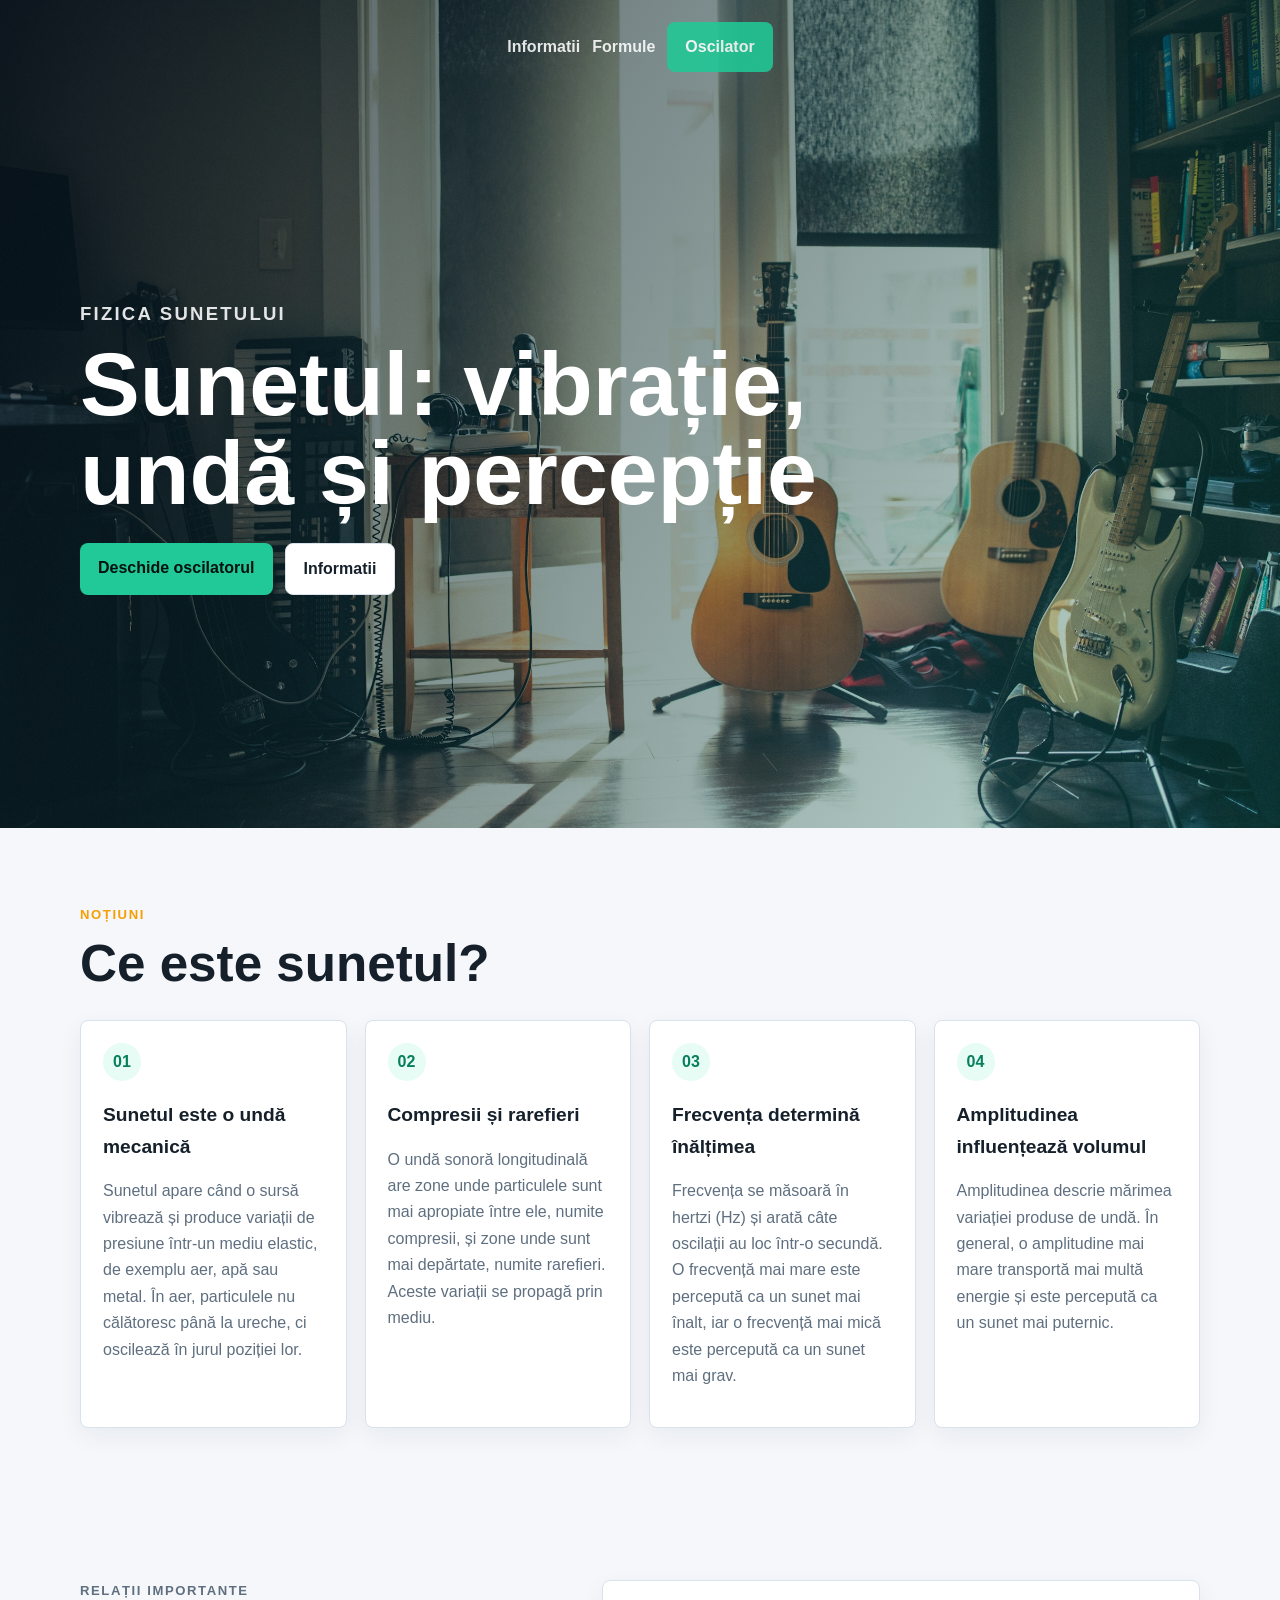
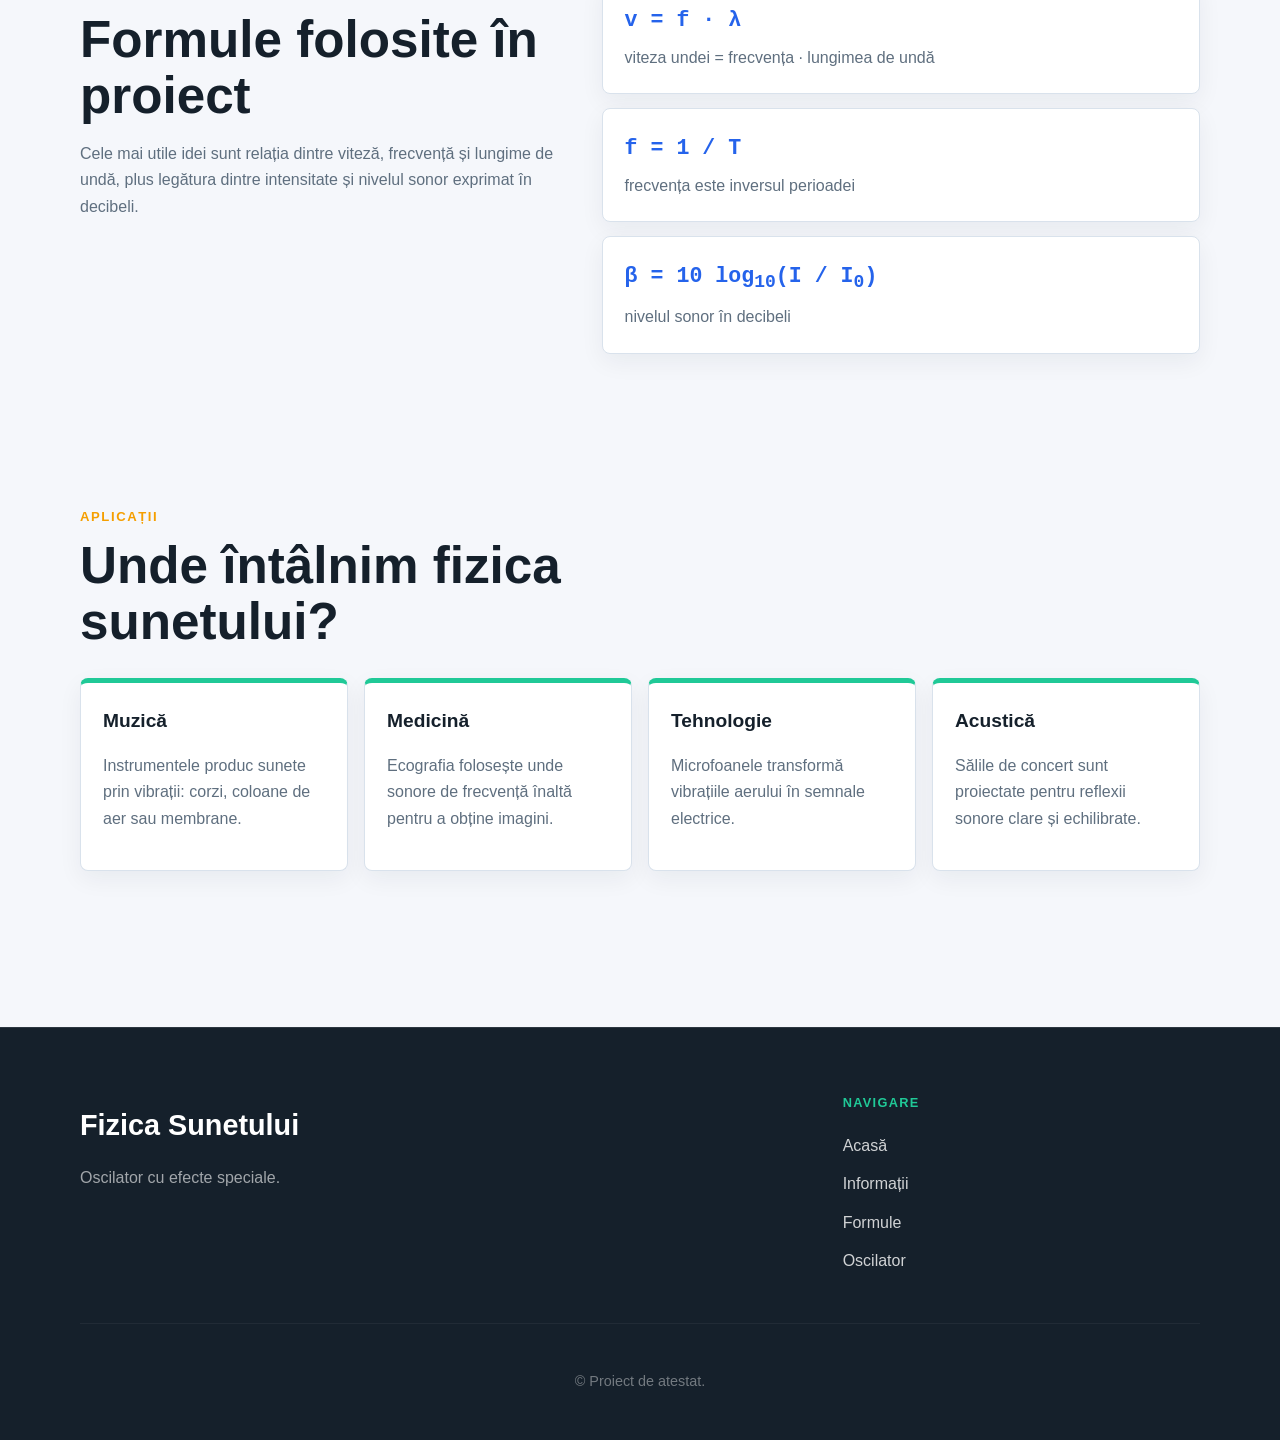
<file: atestat/index.html>
<!DOCTYPE html>
<html lang="ro">
<head>
    <meta charset="UTF-8">
    <meta name="viewport" content="width=device-width, initial-scale=1.0">
    <link rel="stylesheet" href="style.css">
    <title>Fizica sunetului</title>
</head>
<body>
    <header class="hero">
        <nav class="nav">
            <div class="nav-links">
                <a href="#teorie">Informatii</a>
                <a href="#formule">Formule</a>
                <a class="button-link" href="oscilator.html">Oscilator</a>
            </div>
        </nav>

        <section class="hero-content">
            <p class="eyebrow">Fizica sunetului</p>
            <h1>Sunetul: vibrație, undă și percepție</h1>
            <div class="hero-actions">
                <a class="primary-button" href="oscilator.html">Deschide oscilatorul</a>
                <a class="secondary-button" href="#teorie">Informatii</a>
            </div>
        </section>
    </header>

    <main>
        <section id="teorie" class="section">
            <div class="section-heading">
                <p class="eyebrow">Noțiuni</p>
                <h2>Ce este sunetul?</h2>
            </div>

            <div class="info-grid">
                <article class="card">
                    <span class="number">01</span>
                    <h3>Sunetul este o undă mecanică</h3>
                    <p>
                        Sunetul apare când o sursă vibrează și produce variații de presiune
                        într-un mediu elastic, de exemplu aer, apă sau metal. În aer, particulele
                        nu călătoresc până la ureche, ci oscilează în jurul poziției lor.
                    </p>
                </article>

                <article class="card">
                    <span class="number">02</span>
                    <h3>Compresii și rarefieri</h3>
                    <p>
                        O undă sonoră longitudinală are zone unde particulele sunt mai apropiate
                        între ele, numite compresii, și zone unde sunt mai depărtate, numite
                        rarefieri. Aceste variații se propagă prin mediu.
                    </p>
                </article>

                <article class="card">
                    <span class="number">03</span>
                    <h3>Frecvența determină înălțimea</h3>
                    <p>
                        Frecvența se măsoară în hertzi (Hz) și arată câte oscilații au loc într-o
                        secundă. O frecvență mai mare este percepută ca un sunet mai înalt, iar o
                        frecvență mai mică este percepută ca un sunet mai grav.
                    </p>
                </article>

                <article class="card">
                    <span class="number">04</span>
                    <h3>Amplitudinea influențează volumul</h3>
                    <p>
                        Amplitudinea descrie mărimea variației produse de undă. În general, o
                        amplitudine mai mare transportă mai multă energie și este percepută ca un
                        sunet mai puternic.
                    </p>
                </article>
            </div>
        </section>

        <section id="formule" class="section split-section">
            <div>
                <p class="eyebrow">Relații importante</p>
                <h2>Formule folosite în proiect</h2>
                <p>
                    Cele mai utile idei sunt relația dintre viteză,
                    frecvență și lungime de undă, plus legătura dintre intensitate și nivelul
                    sonor exprimat în decibeli.
                </p>
            </div>

            <div class="formula-list">
                <div class="formula-card">
                    <strong>v = f · λ</strong>
                    <span>viteza undei = frecvența · lungimea de undă</span>
                </div>
                <div class="formula-card">
                    <strong>f = 1 / T</strong>
                    <span>frecvența este inversul perioadei</span>
                </div>
                <div class="formula-card">
                    <strong>β = 10 log<sub>10</sub>(I / I<sub>0</sub>)</strong>
                    <span>nivelul sonor în decibeli</span>
                </div>
            </div>
        </section>

        <section class="section">
            <div class="section-heading">
                <p class="eyebrow">Aplicații</p>
                <h2>Unde întâlnim fizica sunetului?</h2>
            </div>

            <div class="timeline">
                <div class="timeline-item">
                    <h3>Muzică</h3>
                    <p>Instrumentele produc sunete prin vibrații: corzi, coloane de aer sau membrane.</p>
                </div>
                <div class="timeline-item">
                    <h3>Medicină</h3>
                    <p>Ecografia folosește unde sonore de frecvență înaltă pentru a obține imagini.</p>
                </div>
                <div class="timeline-item">
                    <h3>Tehnologie</h3>
                    <p>Microfoanele transformă vibrațiile aerului în semnale electrice.</p>
                </div>
                <div class="timeline-item">
                    <h3>Acustică</h3>
                    <p>Sălile de concert sunt proiectate pentru reflexii sonore clare și echilibrate.</p>
                </div>
            </div>
        </section>
    </main>
    <footer class="main-footer">
        <div class="footer-container">
            <div class="footer-info">
                <h3>Fizica Sunetului</h3>
                <p>Oscilator cu efecte speciale.</p>
            </div>
            
            <div class="footer-nav">
                <strong>Navigare</strong>
                <a href="#">Acasă</a>
                <a href="#teorie">Informații</a>
                <a href="#formule">Formule</a>
                <a href="oscilator.html">Oscilator</a>
            </div>
        </div>
        <div class="footer-bottom">
            <p>&copy; Proiect de atestat.</p>
        </div>
    </footer>
</body>
</html>
</file>
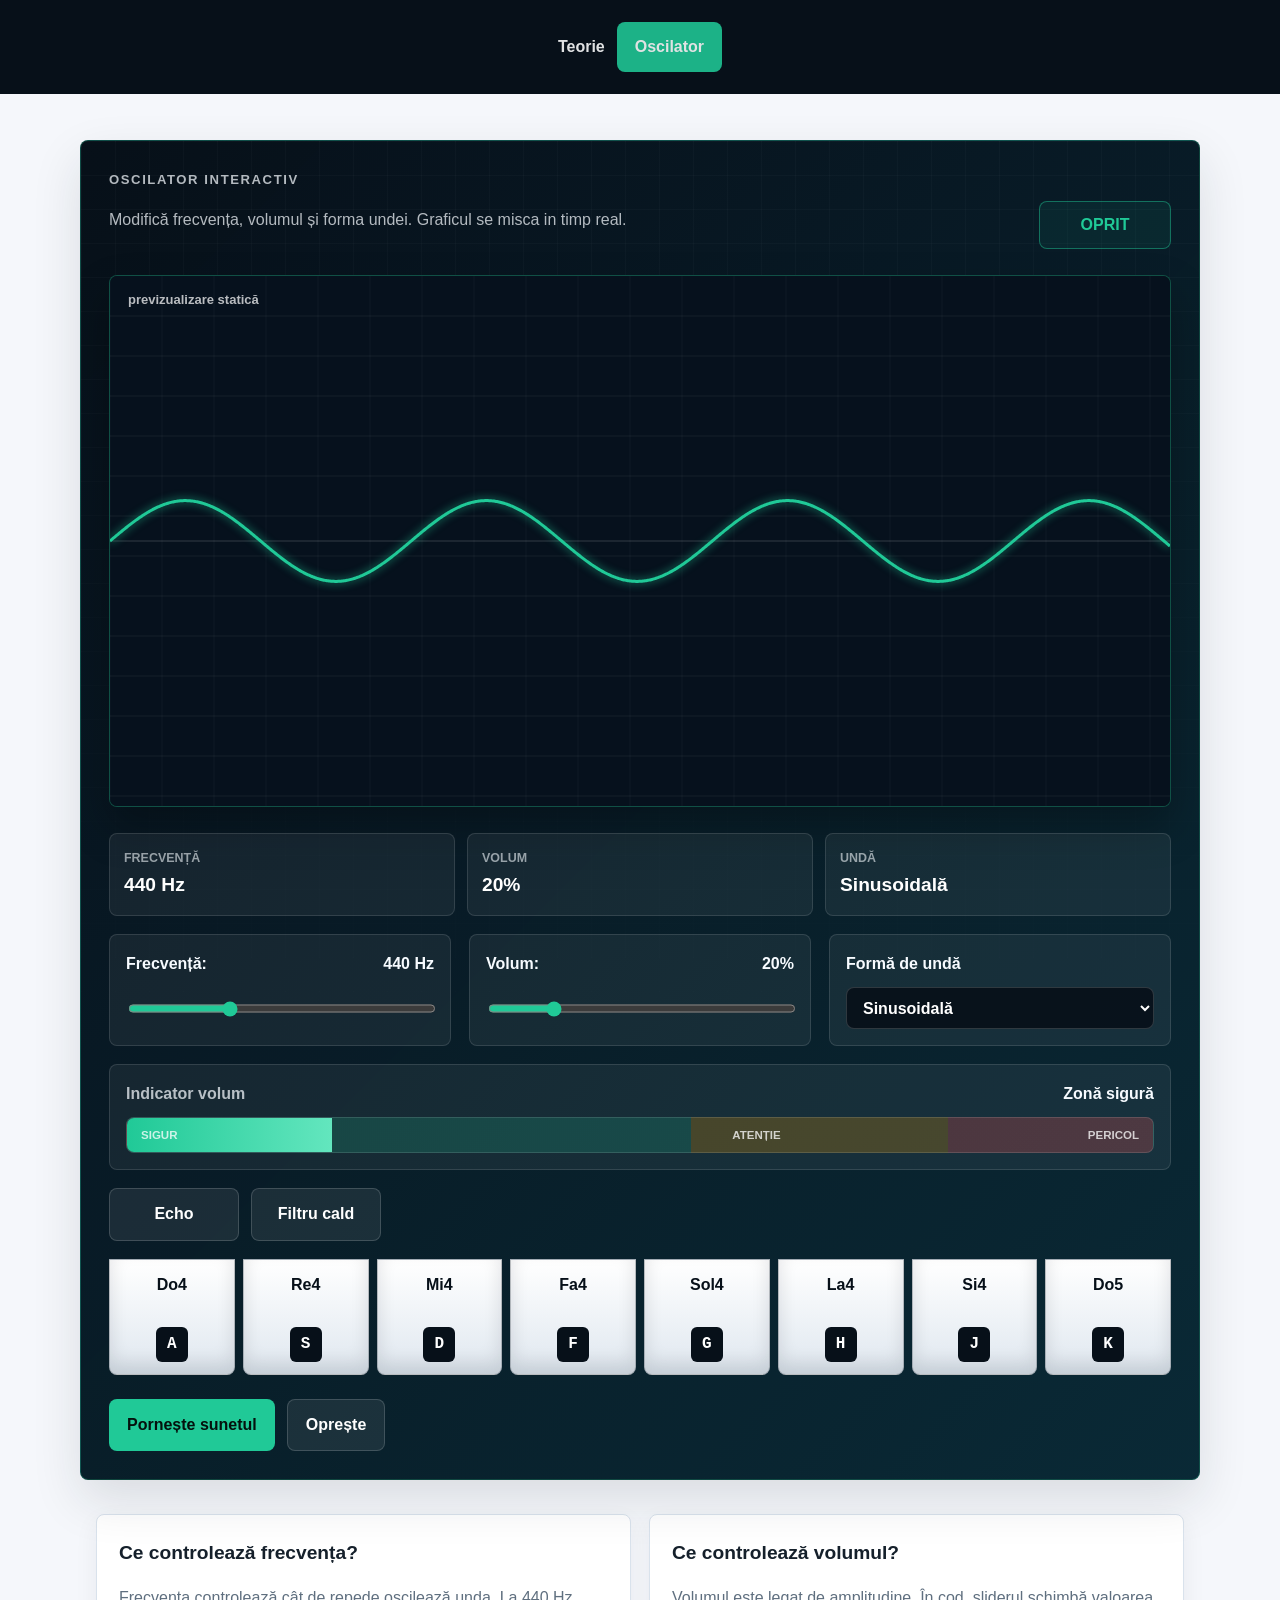
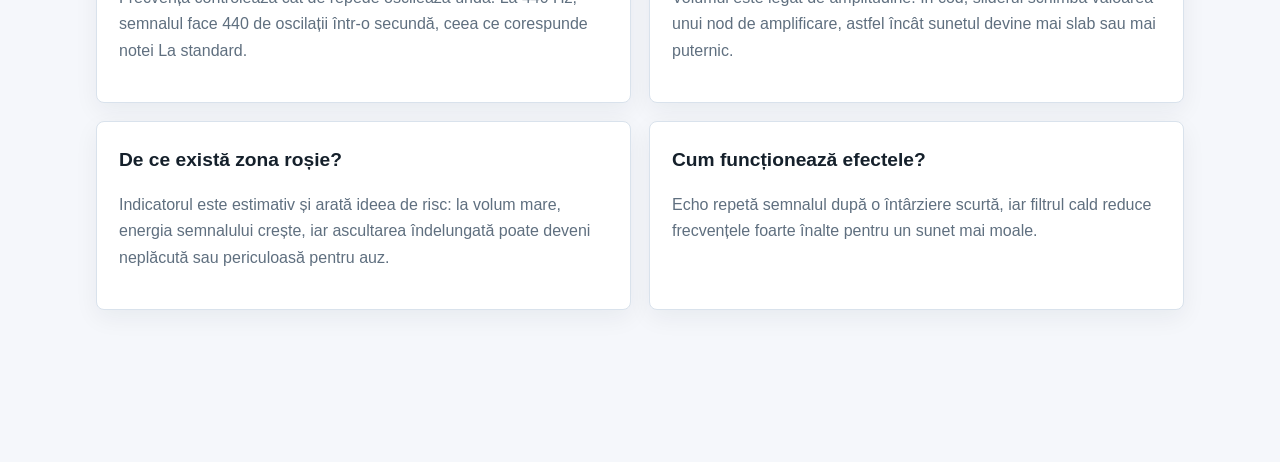
<file: atestat/oscilator.html>
<!DOCTYPE html>
<html lang="ro">
<head>
    <meta charset="UTF-8">
    <meta name="viewport" content="width=device-width, initial-scale=1.0">
    <link rel="stylesheet" href="style.css">
    <title>Oscilator audio</title>
</head>
<body>
    <header class="page-header">
        <nav class="nav">
            <div class="nav-links">
                <a href="index.html">Teorie</a>
                <a class="button-link" href="oscilator.html">Oscilator</a>
            </div>
        </nav>
    </header>

    <main class="oscillator-page">
        <section class="oscillator-panel">
            <div class="lab-topline">
                <div class="panel-copy">
                    <p class="eyebrow">Oscilator interactiv</p>
                    <p>
                        Modifică frecvența, volumul și forma undei. Graficul se misca in timp real.
                    </p>
                </div>
                <div id="status" class="status-pill">OPRIT</div>
            </div>

            <div class="visualizer" aria-label="Reprezentare vizuală a undei sonore">
                <canvas id="waveCanvas"></canvas>
            </div>

            <div class="readouts">
                <div class="readout">
                    <span>Frecvență</span>
                    <strong id="frequencyReadout">440 Hz</strong>
                </div>
                <div class="readout">
                    <span>Volum</span>
                    <strong id="volumeReadout">20%</strong>
                </div>
                <div class="readout">
                    <span>Undă</span>
                    <strong id="waveReadout">Sinusoidală</strong>
                </div>
            </div>

            <div class="controls">
                <label class="control">
                    <span>Frecvență: <strong id="frequencyValue">440 Hz</strong></span>
                    <input id="frequency" type="range" min="80" max="1200" value="440">
                </label>

                <label class="control">
                    <span>Volum: <strong id="volumeValue">20%</strong></span>
                    <input id="volume" type="range" min="0" max="100" value="20">
                </label>

                <label class="control">
                    <span>Formă de undă</span>
                    <select id="waveType">
                        <option value="sine">Sinusoidală</option>
                        <option value="square">Dreptunghiulară</option>
                        <option value="triangle">Triunghiulară</option>
                        <option value="sawtooth">Dinți de fierăstrău</option>
                    </select>
                </label>
            </div>

            <div class="meter-panel">
                <div class="meter-header">
                    <span>Indicator volum</span>
                    <strong id="dangerText">Zonă sigură</strong>
                </div>
                <div class="volume-meter" aria-label="Indicator stil decibeli pentru volum">
                    <div id="meterFill" class="meter-fill"></div>
                    <span class="meter-zone safe">sigur</span>
                    <span class="meter-zone warning">atenție</span>
                    <span class="meter-zone danger">pericol</span>
                </div>
            </div>

            <div class="effects-panel">
                <button id="echoButton" class="effect-button" type="button" aria-pressed="false">Echo</button>
                <button id="filterButton" class="effect-button" type="button" aria-pressed="false">Filtru cald</button>
            </div>

            <div class="piano-panel" aria-label="Pian controlat din tastatură">
                <button class="piano-key" type="button" data-key="a" data-frequency="261.63" data-note="Do4">
                    <span>Do4</span><kbd>A</kbd>
                </button>
                <button class="piano-key" type="button" data-key="s" data-frequency="293.66" data-note="Re4">
                    <span>Re4</span><kbd>S</kbd>
                </button>
                <button class="piano-key" type="button" data-key="d" data-frequency="329.63" data-note="Mi4">
                    <span>Mi4</span><kbd>D</kbd>
                </button>
                <button class="piano-key" type="button" data-key="f" data-frequency="349.23" data-note="Fa4">
                    <span>Fa4</span><kbd>F</kbd>
                </button>
                <button class="piano-key" type="button" data-key="g" data-frequency="392.00" data-note="Sol4">
                    <span>Sol4</span><kbd>G</kbd>
                </button>
                <button class="piano-key" type="button" data-key="h" data-frequency="440.00" data-note="La4">
                    <span>La4</span><kbd>H</kbd>
                </button>
                <button class="piano-key" type="button" data-key="j" data-frequency="493.88" data-note="Si4">
                    <span>Si4</span><kbd>J</kbd>
                </button>
                <button class="piano-key" type="button" data-key="k" data-frequency="523.25" data-note="Do5">
                    <span>Do5</span><kbd>K</kbd>
                </button>
            </div>

            <div class="actions">
                <button id="playButton" class="primary-button" type="button">Pornește sunetul</button>
                <button id="stopButton" class="secondary-button" type="button">Oprește</button>
            </div>
        </section>

        <section class="section compact-section">
            <div class="info-grid two-columns">
                <article class="card">
                    <h3>Ce controlează frecvența?</h3>
                    <p>
                        Frecvența controlează cât de repede oscilează unda. La 440 Hz, semnalul
                        face 440 de oscilații într-o secundă, ceea ce corespunde notei La standard.
                    </p>
                </article>
                <article class="card">
                    <h3>Ce controlează volumul?</h3>
                    <p>
                        Volumul este legat de amplitudine. În cod, sliderul schimbă valoarea unui
                        nod de amplificare, astfel încât sunetul devine mai slab sau mai puternic.
                    </p>
                </article>
                <article class="card">
                    <h3>De ce există zona roșie?</h3>
                    <p>
                        Indicatorul este estimativ și arată ideea de risc: la volum mare, energia
                        semnalului crește, iar ascultarea îndelungată poate deveni neplăcută sau
                        periculoasă pentru auz.
                    </p>
                </article>
                <article class="card">
                    <h3>Cum funcționează efectele?</h3>
                    <p>
                        Echo repetă semnalul după o întârziere scurtă, iar filtrul cald reduce
                        frecvențele foarte înalte pentru un sunet mai moale.
                    </p>
                </article>
            </div>
        </section>
    </main>

    <script>
        const frequencySlider = document.getElementById("frequency");
        const volumeSlider = document.getElementById("volume");
        const waveTypeSelect = document.getElementById("waveType");
        const frequencyValue = document.getElementById("frequencyValue");
        const volumeValue = document.getElementById("volumeValue");
        const frequencyReadout = document.getElementById("frequencyReadout");
        const volumeReadout = document.getElementById("volumeReadout");
        const waveReadout = document.getElementById("waveReadout");
        const status = document.getElementById("status");
        const meterFill = document.getElementById("meterFill");
        const dangerText = document.getElementById("dangerText");
        const echoButton = document.getElementById("echoButton");
        const filterButton = document.getElementById("filterButton");
        const playButton = document.getElementById("playButton");
        const stopButton = document.getElementById("stopButton");
        const pianoKeys = document.querySelectorAll(".piano-key");
        const canvas = document.getElementById("waveCanvas");
        const ctx = canvas.getContext("2d");

        let audioContext;
        let oscillator;
        let gainNode;
        let delayNode;
        let feedbackNode;
        let filterNode;
        let isPlaying = false;
        let echoEnabled = false;
        let filterEnabled = false;
        let pianoIsHoldingSound = false;
        let phaseOffset = 0;
        let animationId;

        function resizeCanvas() {
            const pixelRatio = window.devicePixelRatio || 1;
            const rect = canvas.getBoundingClientRect();

            canvas.width = Math.floor(rect.width * pixelRatio);
            canvas.height = Math.floor(rect.height * pixelRatio);
            ctx.setTransform(pixelRatio, 0, 0, pixelRatio, 0, 0);
        }

        function getWaveSample(phase, waveType) {
            if (waveType === "square") {
                return Math.sin(phase) >= 0 ? 1 : -1;
            }

            if (waveType === "triangle") {
                return (2 / Math.PI) * Math.asin(Math.sin(phase));
            }

            if (waveType === "sawtooth") {
                return 2 * (phase / (Math.PI * 2) - Math.floor(0.5 + phase / (Math.PI * 2)));
            }

            return Math.sin(phase);
        }

        function drawWave() {
            const width = canvas.clientWidth;
            const height = canvas.clientHeight;
            const frequency = Number(frequencySlider.value);
            const volume = Number(volumeSlider.value) / 100;
            const waveType = waveTypeSelect.value;
            const centerY = height / 2;
            const amplitude = 18 + volume * 112;
            const cycles = frequency / 125;

            ctx.clearRect(0, 0, width, height);
            ctx.fillStyle = "#06111d";
            ctx.fillRect(0, 0, width, height);

            for (let y = 40; y < height; y += 40) {
                ctx.strokeStyle = "rgba(255, 255, 255, 0.055)";
                ctx.lineWidth = 1;
                ctx.beginPath();
                ctx.moveTo(0, y);
                ctx.lineTo(width, y);
                ctx.stroke();
            }

            for (let x = 0; x < width; x += 52) {
                ctx.strokeStyle = "rgba(255, 255, 255, 0.04)";
                ctx.lineWidth = 1;
                ctx.beginPath();
                ctx.moveTo(x, 0);
                ctx.lineTo(x, height);
                ctx.stroke();
            }

            ctx.strokeStyle = "rgba(255, 255, 255, 0.18)";
            ctx.lineWidth = 1;
            ctx.beginPath();
            ctx.moveTo(0, centerY);
            ctx.lineTo(width, centerY);
            ctx.stroke();

            ctx.shadowColor = "rgba(32, 201, 151, 0.8)";
            ctx.shadowBlur = isPlaying ? 18 : 9;
            ctx.strokeStyle = isPlaying ? "#37f2b3" : "#20c997";
            ctx.lineWidth = isPlaying ? 4 : 3;
            ctx.beginPath();

            for (let x = 0; x <= width; x++) {
                const phase = (x / width) * Math.PI * 2 * cycles + phaseOffset;
                const sample = getWaveSample(phase, waveType);
                const y = centerY - sample * amplitude;
                if (x === 0) {
                    ctx.moveTo(x, y);
                } else {
                    ctx.lineTo(x, y);
                }
            }

            ctx.stroke();
            ctx.shadowBlur = 0;

            ctx.fillStyle = "rgba(255, 255, 255, 0.72)";
            ctx.font = "700 13px Segoe UI, Arial, sans-serif";
            ctx.fillText(isPlaying ? "semnal activ" : "previzualizare statică", 18, 28);
        }

        function animateWave() {
            phaseOffset += Number(frequencySlider.value) / 2200;
            drawWave();

            if (isPlaying) {
                animationId = requestAnimationFrame(animateWave);
            }
        }

        function updateLabels() {
            frequencyValue.textContent = `${frequencySlider.value} Hz`;
            volumeValue.textContent = `${volumeSlider.value}%`;
            frequencyReadout.textContent = `${frequencySlider.value} Hz`;
            volumeReadout.textContent = `${volumeSlider.value}%`;
            waveReadout.textContent = waveTypeSelect.options[waveTypeSelect.selectedIndex].text;
            updateVolumeMeter();
        }

        function updateVolumeMeter() {
            const volume = Number(volumeSlider.value);
            meterFill.style.width = `${volume}%`;
            meterFill.className = "meter-fill";

            if (volume >= 80) {
                meterFill.classList.add("danger-level");
                dangerText.textContent = "Zonă de pericol";
            } else if (volume >= 55) {
                meterFill.classList.add("warning-level");
                dangerText.textContent = "Atenție";
            } else {
                meterFill.classList.add("safe-level");
                dangerText.textContent = "Zonă sigură";
            }
        }

        function connectAudioGraph() {
            oscillator.disconnect();
            gainNode.disconnect();
            filterNode.disconnect();
            delayNode.disconnect();
            feedbackNode.disconnect();

            const outputNode = filterEnabled ? filterNode : gainNode;

            oscillator.connect(gainNode);

            if (filterEnabled) {
                gainNode.connect(filterNode);
            }

            outputNode.connect(audioContext.destination);

            if (echoEnabled) {
                outputNode.connect(delayNode);
                delayNode.connect(feedbackNode);
                feedbackNode.connect(delayNode);
                delayNode.connect(audioContext.destination);
            }
        }

        function updateEffects() {
            echoButton.classList.toggle("active", echoEnabled);
            filterButton.classList.toggle("active", filterEnabled);
            echoButton.setAttribute("aria-pressed", String(echoEnabled));
            filterButton.setAttribute("aria-pressed", String(filterEnabled));

            if (isPlaying) {
                connectAudioGraph();
            }
        }

        function updateSound() {
            updateLabels();
            drawWave();

            if (!isPlaying) {
                return;
            }

            oscillator.frequency.setValueAtTime(Number(frequencySlider.value), audioContext.currentTime);
            oscillator.type = waveTypeSelect.value;
            gainNode.gain.setValueAtTime(Number(volumeSlider.value) / 100, audioContext.currentTime);
            filterNode.frequency.setValueAtTime(900, audioContext.currentTime);
        }

        function startSound() {
            if (isPlaying) {
                return;
            }

            audioContext = new (window.AudioContext || window.webkitAudioContext)();
            oscillator = audioContext.createOscillator();
            gainNode = audioContext.createGain();
            delayNode = audioContext.createDelay();
            feedbackNode = audioContext.createGain();
            filterNode = audioContext.createBiquadFilter();

            oscillator.type = waveTypeSelect.value;
            oscillator.frequency.setValueAtTime(Number(frequencySlider.value), audioContext.currentTime);
            gainNode.gain.setValueAtTime(Number(volumeSlider.value) / 100, audioContext.currentTime);
            delayNode.delayTime.setValueAtTime(0.24, audioContext.currentTime);
            feedbackNode.gain.setValueAtTime(0.28, audioContext.currentTime);
            filterNode.type = "lowpass";
            filterNode.frequency.setValueAtTime(900, audioContext.currentTime);

            connectAudioGraph();
            oscillator.start();
            isPlaying = true;
            playButton.textContent = "Sunet pornit";
            status.textContent = "ACTIV";
            cancelAnimationFrame(animationId);
            animateWave();
        }

        function stopSound() {
            if (!isPlaying) {
                return;
            }

            oscillator.stop();
            audioContext.close();
            isPlaying = false;
            pianoIsHoldingSound = false;
            playButton.textContent = "Pornește sunetul";
            status.textContent = "OPRIT";
            setActivePianoKey("");
            cancelAnimationFrame(animationId);
            drawWave();
        }

        function setActivePianoKey(activeKey) {
            pianoKeys.forEach((key) => {
                key.classList.toggle("active", key.dataset.key === activeKey);
            });
        }

        function playPianoNote(keyButton, holdSound) {
            frequencySlider.value = Math.round(Number(keyButton.dataset.frequency));
            frequencySlider.dataset.note = keyButton.dataset.note;
            updateSound();
            setActivePianoKey(keyButton.dataset.key);

            if (!isPlaying) {
                pianoIsHoldingSound = holdSound;
                startSound();
            }
        }

        function releasePianoNote(keyName) {
            if (pianoIsHoldingSound) {
                stopSound();
            } else {
                setActivePianoKey("");
            }
        }

        function findPianoKey(keyName) {
            return document.querySelector(`.piano-key[data-key="${keyName}"]`);
        }

        frequencySlider.addEventListener("input", updateSound);
        volumeSlider.addEventListener("input", updateSound);
        waveTypeSelect.addEventListener("change", updateSound);
        echoButton.addEventListener("click", () => {
            echoEnabled = !echoEnabled;
            updateEffects();
        });
        filterButton.addEventListener("click", () => {
            filterEnabled = !filterEnabled;
            updateEffects();
        });
        playButton.addEventListener("click", startSound);
        stopButton.addEventListener("click", stopSound);
        pianoKeys.forEach((keyButton) => {
            keyButton.addEventListener("pointerdown", () => playPianoNote(keyButton, true));
            keyButton.addEventListener("pointerup", () => releasePianoNote(keyButton.dataset.key));
            keyButton.addEventListener("pointerleave", () => releasePianoNote(keyButton.dataset.key));
        });
        window.addEventListener("keydown", (event) => {
            const keyButton = findPianoKey(event.key.toLowerCase());
            if (!keyButton || event.repeat) {
                return;
            }

            playPianoNote(keyButton, true);
        });
        window.addEventListener("keyup", (event) => {
            releasePianoNote(event.key.toLowerCase());
        });
        window.addEventListener("resize", () => {
            resizeCanvas();
            drawWave();
        });

        resizeCanvas();
        updateLabels();
        updateEffects();
        drawWave();
    </script>
</body>
</html>
</file>
<file: atestat/style.css>
:root {
  --bg: #f5f7fb;
  --ink: #15202b;
  --muted: #5f6f7f;
  --panel: #ffffff;
  --line: #d9e2ec;
  --green: #20c997;
  --green-dark: #087f5b;
  --blue: #2563eb;
  --orange: #f59f00;
  --shadow: 0 20px 50px rgba(21, 32, 43, 0.12);
}

* {
  box-sizing: border-box;
}

html {
  scroll-behavior: smooth;
}

body {
  margin: 0;
  font-family: "Segoe UI", Arial, sans-serif;
  color: var(--ink);
  background: var(--bg);
  line-height: 1.65;
}

a {
  color: inherit;
}

.hero {
  min-height: 92vh;
  color: #ffffff;
  background:
    linear-gradient(120deg, rgba(7, 16, 25, 0.72), rgba(8, 127, 91, 0.24)),
    url("assets/hero-sound.jpg");
  background-position: center;
  background-size: cover;
  display: flex;
  flex-direction: column;
}

.page-header {
  background: #071019;
  color: #ffffff;
}

.nav {
  width: min(1120px, calc(100% - 32px));
  margin: 0 auto;
  padding: 22px 0;
  display: flex;
  align-items: center;
  justify-content: space-between;
  gap: 18px;
}

.nav-links {
  display: flex;
  align-items: center;
  gap: 12px;
  flex-wrap: wrap;
  margin-inline: auto;
}

.nav-links a {
  text-decoration: none;
  font-weight: 700;
  color: inherit;
  opacity: 0.88;
}

.nav-links a:hover {
  opacity: 1;
}

.button-link,
.primary-button,
.secondary-button {
  border: 0;
  border-radius: 8px;
  padding: 12px 18px;
  font: inherit;
  font-weight: 800;
  text-decoration: none;
  cursor: pointer;
}

.button-link,
.primary-button {
  background: var(--green);
  color: #04110d;
}

.secondary-button {
  background: #ffffff;
  color: var(--ink);
  border: 1px solid var(--line);
}

.hero-content {
  width: min(1120px, calc(100% - 32px));
  margin: auto;
  padding: 64px 0 92px;
}

.hero-content h1,
.oscillator-panel h1 {
  max-width: 850px;
  margin: 0;
  font-size: clamp(2.6rem, 7vw, 5.7rem);
  line-height: 1;
  letter-spacing: 0;
}

.hero-content p {
  max-width: 680px;
  font-size: 1.16rem;
  color: rgba(255, 255, 255, 0.88);
}

.hero-actions,
.actions {
  display: flex;
  gap: 12px;
  flex-wrap: wrap;
  margin-top: 24px;
}

.eyebrow {
  margin: 0 0 10px;
  color: var(--orange);
  font-size: 0.82rem;
  font-weight: 900;
  letter-spacing: 0.12em;
  text-transform: uppercase;
}

.section,
.oscillator-page {
  width: min(1120px, calc(100% - 32px));
  margin: 0 auto;
}

.section {
  padding: 76px 0;
}

.section-heading {
  max-width: 700px;
  margin-bottom: 28px;
}

h2 {
  margin: 0;
  font-size: clamp(2rem, 4vw, 3.2rem);
  line-height: 1.1;
}

h3 {
  margin: 0 0 10px;
  font-size: 1.2rem;
}

.info-grid {
  display: grid;
  grid-template-columns: repeat(4, 1fr);
  gap: 18px;
}

.two-columns {
  grid-template-columns: repeat(2, 1fr);
}

.card,
.oscillator-panel,
.formula-card,
.timeline-item {
  background: var(--panel);
  border: 1px solid var(--line);
  border-radius: 8px;
  box-shadow: 0 8px 24px rgba(21, 32, 43, 0.06);
}

.card {
  padding: 22px;
}

.card p,
.timeline-item p,
.bibliography li,
.split-section p,
.panel-copy p {
  color: var(--muted);
}

.number {
  display: inline-flex;
  width: 38px;
  height: 38px;
  margin-bottom: 18px;
  align-items: center;
  justify-content: center;
  border-radius: 50%;
  background: #e6fcf5;
  color: var(--green-dark);
  font-weight: 900;
}

.split-section {
  display: grid;
  grid-template-columns: 0.9fr 1.1fr;
  gap: 32px;
  align-items: start;
}

.formula-list {
  display: grid;
  gap: 14px;
}

.formula-card {
  padding: 22px;
  display: grid;
  gap: 6px;
}

.formula-card strong {
  color: var(--blue);
  font-size: 1.35rem;
  font-family: Consolas, "Courier New", monospace;
}

.formula-card span {
  color: var(--muted);
}

.timeline {
  display: grid;
  grid-template-columns: repeat(4, 1fr);
  gap: 16px;
}

.timeline-item {
  padding: 22px;
  border-top: 5px solid var(--green);
}

.bibliography {
  padding-top: 50px;
}

.bibliography ul {
  margin: 0;
  padding-left: 22px;
}

.bibliography li {
  margin-bottom: 12px;
}

.oscillator-page {
  padding: 46px 0 76px;
}

.oscillator-panel {
  position: relative;
  overflow: hidden;
  padding: 28px;
  color: #f7fbff;
  background:
    linear-gradient(135deg, rgba(7, 16, 25, 0.98), rgba(10, 42, 55, 0.96)),
    #071019;
  border-color: rgba(32, 201, 151, 0.28);
  box-shadow: var(--shadow);
}

.oscillator-panel::before {
  content: "";
  position: absolute;
  inset: 0;
  pointer-events: none;
  background:
    linear-gradient(rgba(255, 255, 255, 0.035) 1px, transparent 1px),
    linear-gradient(90deg, rgba(255, 255, 255, 0.035) 1px, transparent 1px);
  background-size: 34px 34px;
  mask-image: linear-gradient(to bottom, rgba(0, 0, 0, 0.7), transparent 80%);
}

.oscillator-panel > * {
  position: relative;
  z-index: 1;
}

.panel-copy {
  max-width: 760px;
}

.panel-copy p {
  color: rgba(247, 251, 255, 0.72);
}

.lab-topline {
  display: flex;
  align-items: flex-end;
  justify-content: space-between;
  gap: 18px;
  margin-bottom: 18px;
}

.status-pill {
  min-width: 132px;
  border: 1px solid rgba(32, 201, 151, 0.45);
  border-radius: 8px;
  padding: 10px 14px;
  color: var(--green);
  background: rgba(32, 201, 151, 0.08);
  font-weight: 900;
  text-align: center;
}

.visualizer {
  margin: 26px 0;
  border-radius: 8px;
  overflow: hidden;
  border: 1px solid rgba(32, 201, 151, 0.35);
  background: #071019;
  box-shadow:
    inset 0 0 34px rgba(32, 201, 151, 0.12),
    0 20px 42px rgba(0, 0, 0, 0.28);
}

canvas {
  width: 100%;
  min-height: 300px;
  display: block;
}

.readouts {
  display: grid;
  grid-template-columns: repeat(3, 1fr);
  gap: 12px;
  margin-bottom: 18px;
}

.readout {
  border: 1px solid rgba(255, 255, 255, 0.12);
  border-radius: 8px;
  padding: 14px;
  background: rgba(255, 255, 255, 0.06);
}

.readout span {
  display: block;
  color: rgba(247, 251, 255, 0.58);
  font-size: 0.78rem;
  font-weight: 800;
  text-transform: uppercase;
}

.readout strong {
  color: #ffffff;
  font-size: 1.2rem;
}

.controls {
  display: grid;
  grid-template-columns: repeat(3, 1fr);
  gap: 18px;
}

.control {
  display: grid;
  gap: 10px;
  font-weight: 800;
  padding: 16px;
  border: 1px solid rgba(255, 255, 255, 0.12);
  border-radius: 8px;
  background: rgba(255, 255, 255, 0.06);
}

.control span {
  display: flex;
  justify-content: space-between;
  gap: 12px;
}

input[type="range"] {
  width: 100%;
  accent-color: var(--green);
}

.oscillator-panel input[type="range"] {
  min-height: 36px;
}

select {
  width: 100%;
  min-height: 42px;
  border: 1px solid var(--line);
  border-radius: 8px;
  padding: 0 12px;
  font: inherit;
  background: #ffffff;
}

.oscillator-panel select {
  color: #ffffff;
  background: rgba(7, 16, 25, 0.9);
  border-color: rgba(255, 255, 255, 0.16);
}

.oscillator-panel .secondary-button {
  color: #ffffff;
  background: rgba(255, 255, 255, 0.08);
  border-color: rgba(255, 255, 255, 0.16);
}

.oscillator-panel .primary-button:hover,
.oscillator-panel .secondary-button:hover {
  transform: translateY(-1px);
}

.meter-panel,
.effects-panel,
.piano-panel {
  margin-top: 18px;
}

.meter-panel {
  border: 1px solid rgba(255, 255, 255, 0.12);
  border-radius: 8px;
  padding: 16px;
  background: rgba(255, 255, 255, 0.06);
}

.meter-header {
  display: flex;
  justify-content: space-between;
  gap: 12px;
  margin-bottom: 10px;
  font-weight: 900;
}

.meter-header span {
  color: rgba(247, 251, 255, 0.72);
}

.volume-meter {
  position: relative;
  height: 36px;
  overflow: hidden;
  border-radius: 8px;
  background:
    linear-gradient(90deg, rgba(32, 201, 151, 0.18) 0 55%, rgba(245, 159, 0, 0.22) 55% 80%, rgba(250, 82, 82, 0.24) 80% 100%);
  border: 1px solid rgba(255, 255, 255, 0.12);
}

.meter-fill {
  height: 100%;
  width: 20%;
  transition: width 0.18s ease, background 0.18s ease;
}

.safe-level {
  background: linear-gradient(90deg, #20c997, #63e6be);
}

.warning-level {
  background: linear-gradient(90deg, #20c997, #f59f00);
}

.danger-level {
  background: linear-gradient(90deg, #20c997, #f59f00, #ff3b30);
  box-shadow: 0 0 22px rgba(255, 59, 48, 0.5);
}

.meter-zone {
  position: absolute;
  top: 50%;
  transform: translateY(-50%);
  color: rgba(255, 255, 255, 0.76);
  font-size: 0.72rem;
  font-weight: 900;
  text-transform: uppercase;
  pointer-events: none;
}

.meter-zone.safe {
  left: 14px;
}

.meter-zone.warning {
  left: 59%;
}

.meter-zone.danger {
  right: 14px;
}

.effects-panel {
  display: flex;
  flex-wrap: wrap;
  gap: 12px;
}

.effect-button {
  min-width: 130px;
  border: 1px solid rgba(255, 255, 255, 0.16);
  border-radius: 8px;
  padding: 12px 16px;
  color: #ffffff;
  background: rgba(255, 255, 255, 0.08);
  font: inherit;
  font-weight: 900;
  cursor: pointer;
}

.effect-button.active {
  color: #06111d;
  background: var(--orange);
  border-color: var(--orange);
  box-shadow: 0 0 24px rgba(245, 159, 0, 0.28);
}

.piano-panel {
  display: grid;
  grid-template-columns: repeat(8, 1fr);
  gap: 8px;
}

.piano-key {
  min-height: 116px;
  border: 1px solid rgba(7, 16, 25, 0.28);
  border-radius: 0 0 8px 8px;
  padding: 12px 8px;
  color: #071019;
  background: linear-gradient(#ffffff, #dfe7ef);
  box-shadow: inset 0 -10px 18px rgba(7, 16, 25, 0.12);
  font: inherit;
  font-weight: 900;
  cursor: pointer;
  display: flex;
  flex-direction: column;
  align-items: center;
  justify-content: space-between;
}

.piano-key kbd {
  min-width: 32px;
  border-radius: 6px;
  padding: 4px 8px;
  color: #ffffff;
  background: #071019;
  font-family: Consolas, "Courier New", monospace;
}

.piano-key.active,
.piano-key:active {
  transform: translateY(3px);
  background: linear-gradient(#63e6be, #20c997);
  box-shadow: 0 0 26px rgba(32, 201, 151, 0.32);
}

.compact-section {
  padding-top: 34px;
}

@media (max-width: 900px) {
  .info-grid,
  .timeline,
  .controls,
  .readouts,
  .piano-panel,
  .split-section {
    grid-template-columns: 1fr 1fr;
  }
}

@media (max-width: 640px) {
  .hero {
    min-height: auto;
  }

  .nav {
    align-items: flex-start;
    flex-direction: column;
  }

  .hero-content {
    padding: 56px 0 70px;
  }

  .info-grid,
  .timeline,
  .controls,
  .readouts,
  .piano-panel,
  .split-section {
    grid-template-columns: 1fr;
  }

  .lab-topline {
    align-items: stretch;
    flex-direction: column;
  }

  .status-pill {
    text-align: left;
  }

  .oscillator-panel {
    padding: 18px;
  }
}

.card, 
.formula-card, 
.timeline-item {
  transition: transform 0.3s cubic-bezier(0.25, 0.46, 0.45, 0.94), 
              box-shadow 0.3s ease;
}

.card:hover, 
.formula-card:hover, 
.timeline-item:hover {
  transform: translateY(-8px) scale(1.02);
  box-shadow: 0 22px 45px rgba(21, 32, 43, 0.15);
  border-color: var(--green);
  z-index: 10;
}

.main-footer {
  background: var(--ink);
  color: #ffffff;
  padding: 64px 0 32px;
  margin-top: 80px;
  border-top: 1px solid rgba(255, 255, 255, 0.1);
}

.footer-container {
  width: min(1120px, calc(100% - 32px));
  margin: 0 auto;
  display: grid;
  grid-template-columns: 2fr 1fr;
  gap: 48px;
  padding-bottom: 48px;
}

.footer-info h3 {
  font-size: 1.8rem;
  margin: 10px 0;
}

.footer-info p {
  color: rgba(255, 255, 255, 0.6);
  max-width: 400px;
}

.footer-nav {
  display: flex;
  flex-direction: column;
  gap: 12px;
}

.footer-nav strong {
  color: var(--green);
  text-transform: uppercase;
  font-size: 0.8rem;
  letter-spacing: 0.1em;
  margin-bottom: 8px;
}

.footer-nav a {
  text-decoration: none;
  color: rgba(255, 255, 255, 0.8);
  transition: color 0.2s ease;
}

.footer-nav a:hover {
  color: var(--green);
}

.footer-bottom {
  width: min(1120px, calc(100% - 32px));
  margin: 0 auto;
  padding-top: 32px;
  border-top: 1px solid rgba(255, 255, 255, 0.05);
  text-align: center;
  font-size: 0.9rem;
  color: rgba(255, 255, 255, 0.4);
}
</file>
